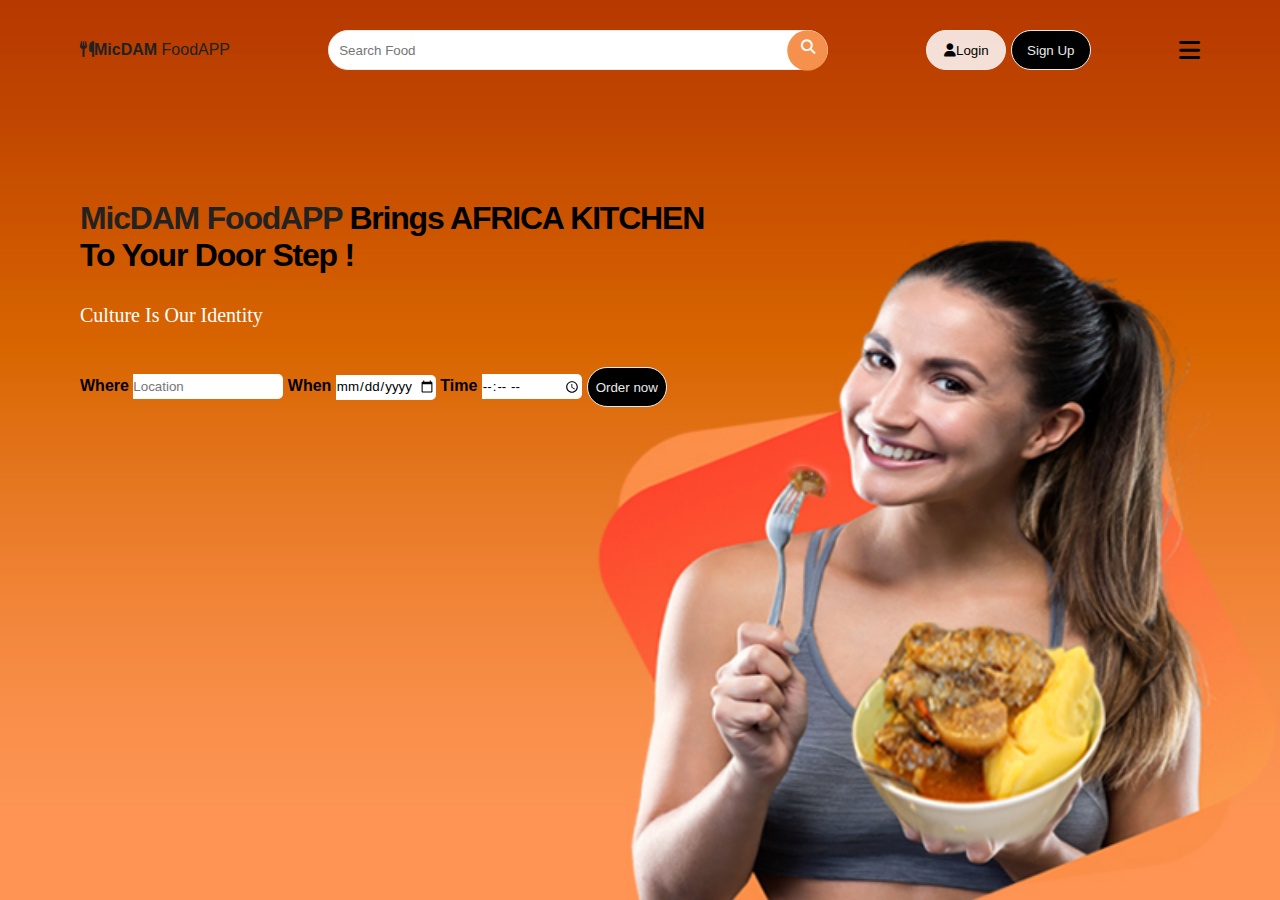
<file: index.html>
<!DOCTYPE html>
        <html lang="en">
        <head>
            <meta charset="UTF-8">
            <meta name="viewport" content="width=device-width, initial-scale=1.0">
            <title>FinalProjectPlp | Home</title>
           <link rel="stylesheet" href="style.css">
           <link rel="stylesheet" href="assets/css/all.css">
           <link rel="stylesheet" href="https://cdnjs.cloudflare.com/ajax/libs/font-awesome/6.4.0/css/all.min.css">
        </head>
        <body>
            <div class="">
                <!-- section headear start here -->
           <section id="header">
            <a href="index.html"><i class="fas fa-utensils"></i><span>MicDAM</span> FoodAPP</a>
            <div>
            <ul id="navbar">
            <div>
            <form>
            <div class="row">
            <div class="input-search">
            <input type="text" class="input" placeholder="Search Food">
            <div class="input-group">
            <span class="inputIcon" id="fa-search"><i class="fas fa-search"></i></span>
            </div>
            </div>
            </div>
            </form>
            </div>
            </ul>
            </div>
            <div id="button">
                <div>
                    <a href="login.html"><button class="loginButton"><i class="fa-solid fa-user"></i>Login</button></a>
                    <a href="signup.html"><button class="signUpButton">Sign Up</button></a>
                </div>
            </div>


            
            <div>
                <i id="Menu" class="fa-solid fa-bars"></i>
                
            </div>
            <nav class="navbar">
                <li> <a href="index.html">Home</a></li>
                <li><a href="about.html">About Us</a></li>
                <li> <a href="contact.html">Contact Us</a></li>
                <li> <a href="blog.html">Blog</a></li>
                <li>  <a href="services.html">Services</a></li>
                <li>  <a href="add.html">Add your restaurant</a></li>
                <li> <a href="cart.html"><i class="fa fa-bag-shopping"></i></a></li>
                <!-- <a href="#" id="close"><i class="fa-solid fa-square-xmark"></i></a> -->
                <li>
                    <section class="Icons">
                        <li>
                        <a href=""><i class="fab fa-facebook"></i></a>
                        <a href=""><i class="fab fa-twitter"></i></a>
                        <a href=""><i class="fab fa-instagram"></i></a>
                    </li>
                    </section>
                </li>
               <!-- <div id="mobile"> -->
                <!-- <a href="cart.html"><i class="fa fa-bag-shopping"></i></a> -->
                <!-- <i id="bar" class="fa-solid fa-outdent"></i> -->
               <!-- </div> -->
           </section>

              <!-- section body start here -->
           <section id="body">
            <div class="text">
                <h1> <span> MicDAM FoodAPP </span>Brings AFRICA KITCHEN <br>To Your Door Step ! </h1>
                <p>Culture Is Our Identity </p>
           </section>
            <!-- section form start here -->
           <section>
            <div>
                <div class="form">
                    <form action="">
                        <span>Where</span>
                        <input  class="where" type="text" placeholder="Location"> 
                        <span>When</span>
                        <input class="when" type="date" placeholder=""> 
                        <span>Time</span>
                        <input class="time" type="time"> 
                    </form>
                    <div>
                        <button class="orderButton">Order now</button>
                    </div>
            </div>
           </section>

           <!-- <section class="form-container">
            <form action="">
                
                <div class="inputBox">
                    <span>Where</span>
                    <input type="text" placeholder="Search places">
                </div>
        
                <div class="inputBox">
                    <span>When</span>
                    <input type="date">
                </div>
        
                <div class="inputBox">
                    <span>Time</span>
                    <input type="time">
                </div>
        <input type="submit" value="Order Now" class="btn">
            </form> -->
            </div>
        </div>
    </div>
    <script src="script.js"></script>
        </body>
        </html>
</file>
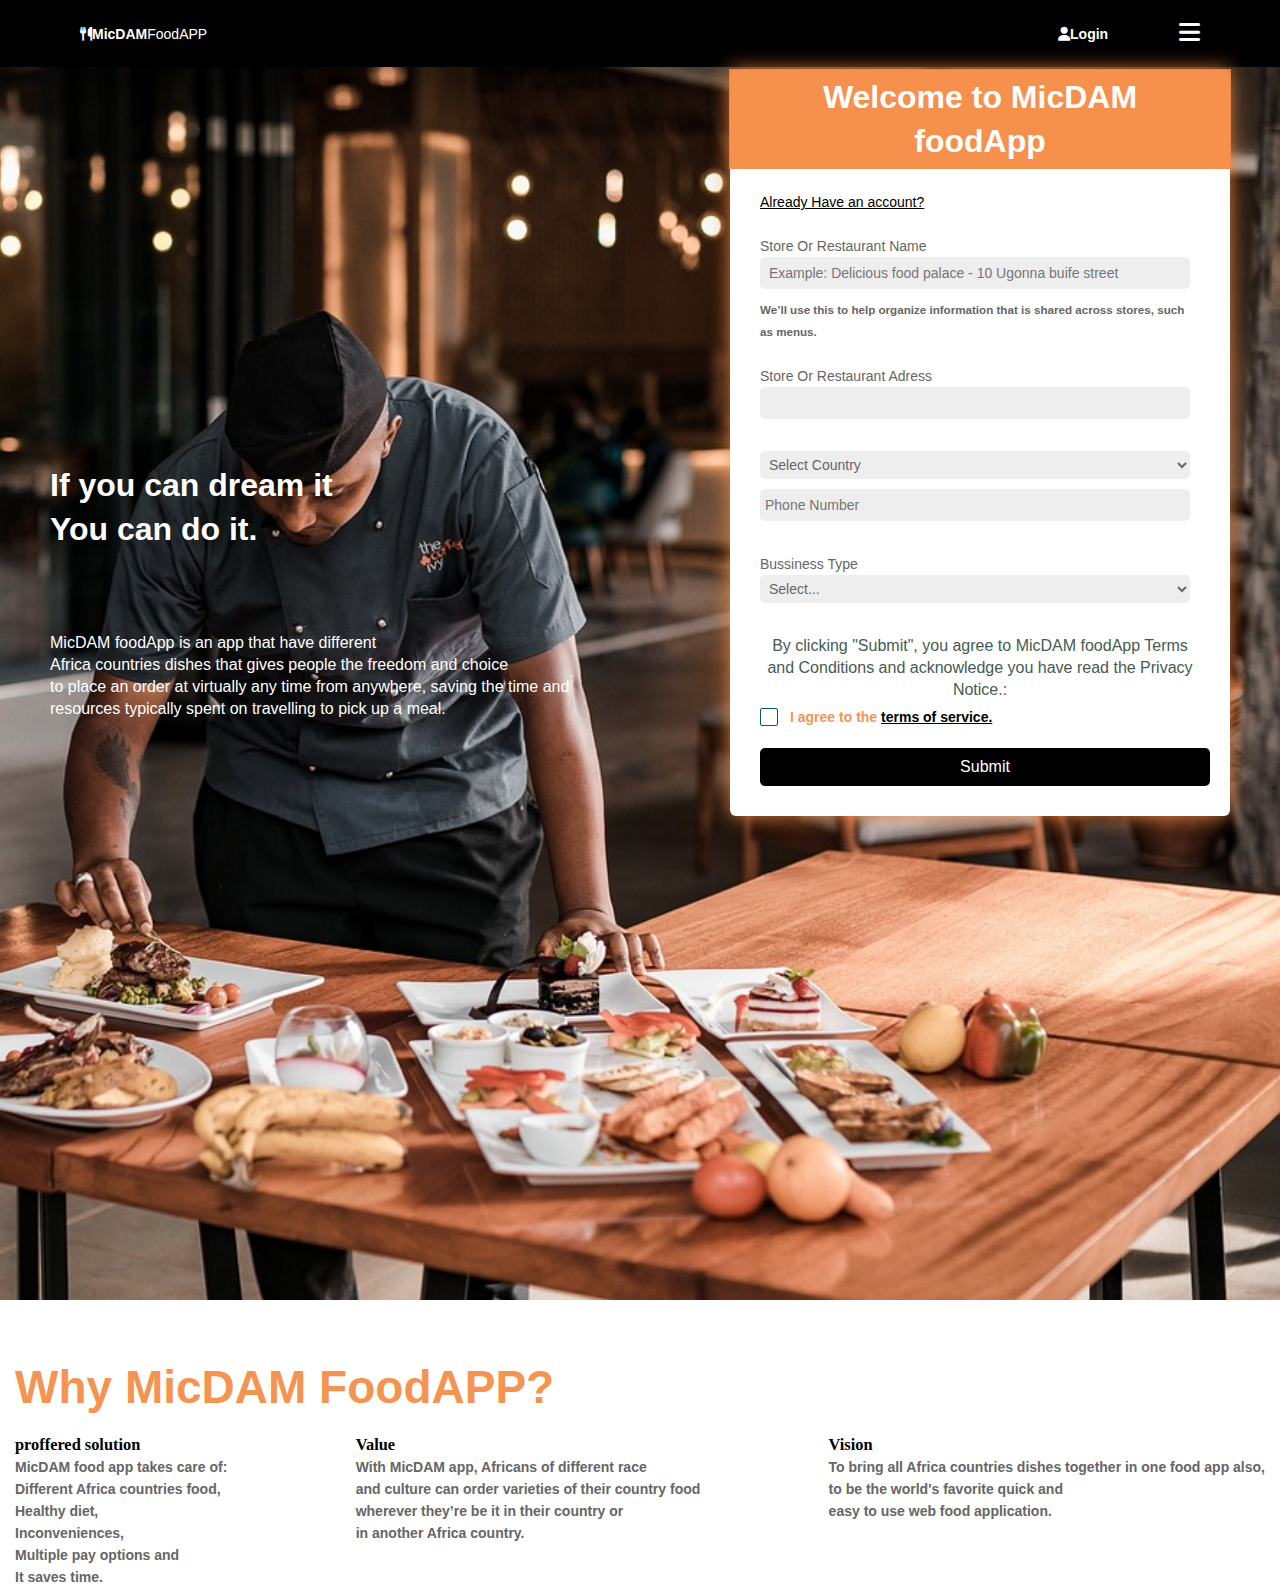
<file: add.html>
<!DOCTYPE html>
<html lang="en">

<head>
    <meta charset="UTF-8">
    <meta name="viewport" content="width=device-width, initial-scale=1.0">
    <title>Add restuarant</title>
    <link rel="stylesheet" href="assets/css/all.css">
    <link rel="stylesheet" href="add.css">

</head>

<body>
    <section id="header">
        <a href="index.html"><i id="logo" class="fas fa-utensils"></i><span>MicDAM</span>FoodAPP</a>
        <div id="button">
            <div>
                <a class="loginButton" href="login.html"><i class="fa-solid fa-user"></i>Login</a>
            </div>
        </div>
        <div>
            <i id="Menu" class="fa-solid fa-bars"></i>

        </div>
        <nav class="navbar">
            <li> <a href="index.html">Home</a></li>
            <li><a href="about.html">About Us</a></li>
            <li> <a href="contact.html">Contact Us</a></li>
            <li> <a href="blog.html">Blog</a></li>
            <li> <a href="services.html">Services</a></li>
            <li> <a href="cart.html"><i class="fa fa-bag-shopping"></i></a></li>
            <li>
                <section class="Icons">
            <li>
                <a href=""><i class="fab fa-facebook"></i></a>
                <a href=""><i class="fab fa-twitter"></i></a>
                <a href=""><i class="fab fa-instagram"></i></a>
            </li>
    </section>
    </li>

    </section>

    <section id="testbox">
        <form action="/">
            <div class="banner">
                <h1>Welcome to MicDAM <br><br>foodApp</h1>
            </div>
            <div class="item">
                <a href="#">Already Have an account?</a>
                
            </div>
            <div class="item">
                <label for="input-field">Store Or Restaurant Name</label> <br>
                <input type="text" placeholder=" Example: Delicious food palace - 10 Ugonna buife street">
                <h5>We’ll use this to help organize information that is shared across stores, such as menus.</h5>
            </div>
            <div class="item">
                <label for="">Store Or Restaurant Adress</label><br>
                <input type="text" placeholder="">
                <!-- <select required> -->
                    <!-- <option value="">Select...</option> -->
                    <!-- <option value="1"></option> -->
                    <!-- <option value="2"></option> -->
                    <!-- <option value="3"></option> -->
                    <!-- <option value="4"></option> -->
                    <!-- <option value="5"></option> -->
                <!-- </select> -->
            </div>
            <div class="item">
                <div class="city-item">

                    <select id="country" onchange="country_code ()">
                        <option value="select country">Select Country</option>
                        <option value="tz">&#x1F1F9; &#x1F1FF; TZ</option>
                        <option value="za">&#x1F1FF; &#x1F1E6; ZA</option>
                        <option value="zm">&#x1F1FF; &#x1F1F2; ZM</option>
                        <option value="gh">&#x1F1EC; &#x1F1ED; GH</option>
                        <option value="ng">&#x1F1F3; &#x1F1EC; NG</option>
                        </select>
                        <input type="tel" id="output" placeholder="Phone Number">

                    <!-- <input type="text" name="name" placeholder="City" required /> -->
                    <!-- <input type="text" name="name" placeholder="Region" required /> -->
                    <!-- <input type="text" name="name" placeholder="Postal / Zip code" required /> -->
                    <!-- <select required> -->
                        <!-- <option value="">Country</option> -->
                        <!-- <option value="1">Kenya</option> -->
                        <!-- <option value="2">Nigeria</option> -->
                        <!-- <option value="3">South Africa</option> -->
                        <!-- <option value="4">Tanzania</option> -->
                        <!-- <option value="5">Zambia</option> -->
                <!-- </div> -->

                <!-- <div class="Phone"> -->
                    <!-- <input type="text" placeholder="Phone Number"> -->
                    <!-- <input type="email" placeholder="Email Adress"> -->
                <!-- </div> -->
                <div class="item">
                    <label for="">Bussiness Type</label><br>
                    <select required>
                        <option value="">Select...</option>
                        <option value="">Restaurant</option>
                        <option value="1">Convenience Store</option>
                        <option value="2">Grocery Store</option>
                        <option value="3">Specialty Food Store</option>
                        <option value="4">Liquor Store</option>
                        <option value="5">Florist</option>
                        <option value="5">Pharmacy</option>
                    </select>
                </div>
                <br />
                <div class="question">
                    <p>By clicking "Submit", you agree to MicDAM foodApp Terms and Conditions and acknowledge you have read the Privacy Notice.:<span class="required"></span></p>
                    <div class="question-answer checkbox-item">
                        <div>
                            <input type="checkbox" value="none" id="check_9" name="check" required />
                            <label for="check_9" class="check"><span>I agree to the <a href="">terms of
                                        service.</a></span></label>
                        </div>
                    </div>
                    <div class="btn-block">
                        <button type="submit" href="/">Submit</button>
                    </div>
                </div>
        </form>

    </section>
    <section class="motivation">
        <h1>If you can dream it <br><br>You can do it.</h1>
        <p>MicDAM foodApp is an app that have different <br>Africa countries dishes that gives people the
            freedom and choice <br> to place an order at virtually any time from anywhere, saving the
            time and <br> resources typically spent on travelling to pick up a meal.</p>

    </section>
<section class="why">
    <h2>Why MicDAM FoodAPP?</h2>
</section>
    <section id="why">
       
        <div>
            <h3>proffered solution</h3>
            <h4>
                MicDAM food app takes care of: <br>
                Different Africa countries food, <br>
                Healthy diet, <br>
                Inconveniences, <br>
                Multiple pay options and <br>
                It saves time.

            </h4>
        </div>
        <div>
            <h3>Value</h3>
            <h4>
                With MicDAM app, Africans of different race <br> and culture can order varieties of their country food
                <br>
                wherever they’re be it in their country or <br> in another Africa country.

            </h4>
        </div>
        <div>
            <h3>Vision</h3>
            <h4>
                To bring all Africa countries dishes together in one food app also, <br>
                to be the world's favorite quick and <br> easy to use web food application.

            </h4>
        </div>
    </section>
    <script src="script.js"></script>
</body>

</html>
</file>
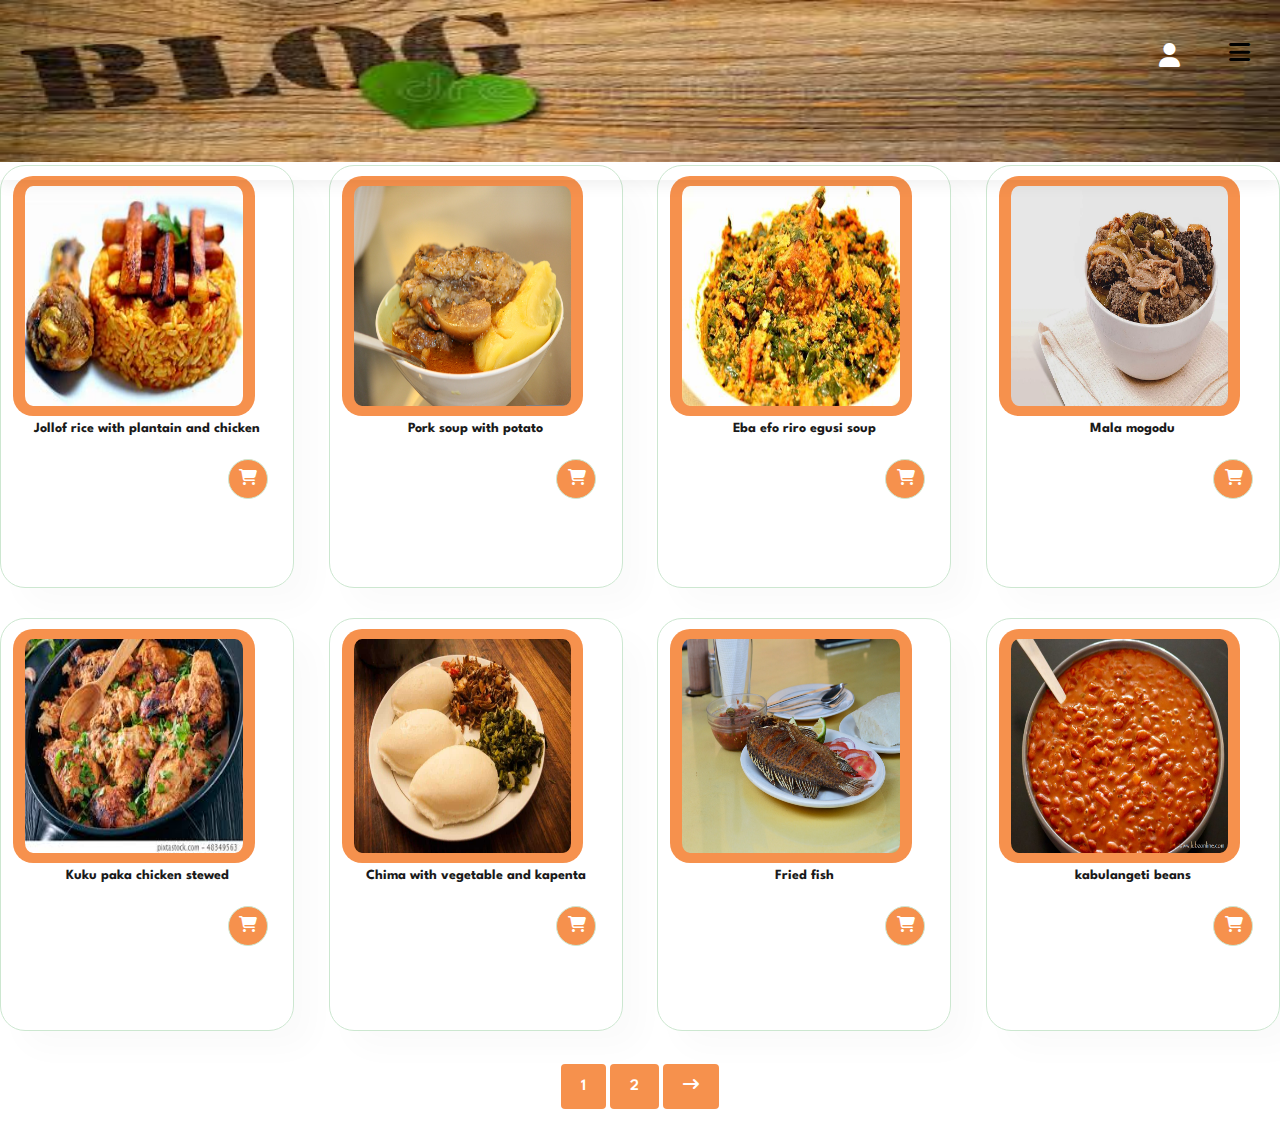
<file: blog.html>
<!DOCTYPE html>
<html lang="en">
<head>
    <meta charset="UTF-8">
    <meta name="viewport" content="width=device-width, initial-scale=1.0">
    <title></title>
    <link rel="stylesheet" href="blog.css">
    <link rel="stylesheet" href="assets/css/all.css">
</head>
<body>

<section>
    <div id="header">
        <img src="image/blog logo.jfif" alt="">
        <div class="login">
            <a href="login.html"> <i class="fa-solid fa-user"></i></a>
               <i id="Menu" class="fa-solid fa-bars"></i>
        </div>
    <div>
        
        <!-- <i id="Menu" class="fa-solid fa-bars"></i> -->
        
    </div>
    <nav class="navbar">
        <li> <a href="index.html">Home</a></li>
        <li><a href="about.html">About Us</a></li>
        <li> <a href="contact.html">Contact Us</a></li>
        <li>  <a href="services.html">Services</a></li>
        <li>  <a href="add.html">Add your restaurant</a></li>
        <li> <a href="cart.html"><i class="fa fa-bag-shopping"></i></a></li>
        <li>
            <section class="Icons">
                <li>
                <a href=""><i class="fab fa-facebook"></i></a>
                <a href=""><i class="fab fa-twitter"></i></a>
                <a href=""><i class="fab fa-instagram"></i></a>
            </li>
            </section>
        </li>
</section>

<section id="product1" class="section-pl">
    
    <div class="text">
        <h2>OUR FOOD</h2>
        <h5>Craving something delicious? ORDER NOW</h5>
        <!-- <h5>Culture Is Our Identity</h5> -->
    </div>

     <div class="pro-container">
        <div class="pro">
            <img src="image/jollof rice.jpeg" alt="">
            <div class="des">
              
                <h5>Jollof rice with plantain and chicken</h5>
            </div>
            <a href="#"><span class="cart"><i class="fa fa-shopping-cart"></i></span></a>

        </div>  
        <div class="pro">
            <img src="image/soup-449953.jpg" alt="">
            <div class="des">
              
                <h5>Pork soup with potato</h5>
            </div>
            <a href="#"><span class="cart"><i class="fa fa-shopping-cart"></i></span></a>

        </div>  
        <div class="pro">
            <img src="image/eba.jpeg" alt="">
            <div class="des">
              
                <h5>Eba efo riro egusi soup</h5>
            </div>
            <a href="#"><span class="cart"><i class="fa fa-shopping-cart"></i></span></a>

        </div>  
        <div class="pro">
            <img src="image/south-african-food-mala-mogodu.jpg.webp" alt="">
            <div class="des">
              
                <h5>Mala mogodu</h5>
            </div>
            <a href="#"><span class="cart"><i class="fa fa-shopping-cart"></i></span></a>

        </div>  
        <div class="pro">
            <img src="image/kuku paka chicken stewed.jfif" alt="">
            <div class="des">
              
                <h5>Kuku paka chicken stewed</h5>
            </div>
            <a href="#"><span class="cart"><i class="fa fa-shopping-cart"></i></span></a>

        </div>  
        <div class="pro">
            <img src="image/Chima with vegetable and kapenta.jpg" alt="">
            <div class="des">
              
                <h5>Chima with vegetable and   kapenta</h5>
            </div>
            <a href="#"><span class="cart"><i class="fa fa-shopping-cart"></i></span></a>

        </div>  
        <div class="pro">
            <img src="image/fried-fish-2917852_1280.jpg" alt="">
            <div class="des">
              
                <h5>Fried fish</h5>
            </div>
            <a href="#"><span class="cart"><i class="fa fa-shopping-cart"></i></span></a>

        </div>  
        
        <div class="pro">
            <img src="image/kabulangeti beans.jpg" alt="">
            <div class="des">
              
                <h5>kabulangeti beans</h5>
            </div>
            <a href="#"><span class="cart"><i class="fa fa-shopping-cart"></i></span></a>

        </div>  
    </div>    
    
        
</section>
<section>
   <!-- <input class="nextButton" type="button" value="Next"> 
        <button>Next</button>
   
</section> -->
<section id="pagination" class="section-pl">
    <!-- <input type="button" name="b1" value="1" onclick="location.href='first.html'"> -->
    <a href="blog.html">1</a>
    <a href="first.html">2</a>
    <a href="first.html"><i class="fa-solid fa-arrow-right-long"></i></a>
</section>

<script src="script.js"></script>

</body>
</html>
</file>
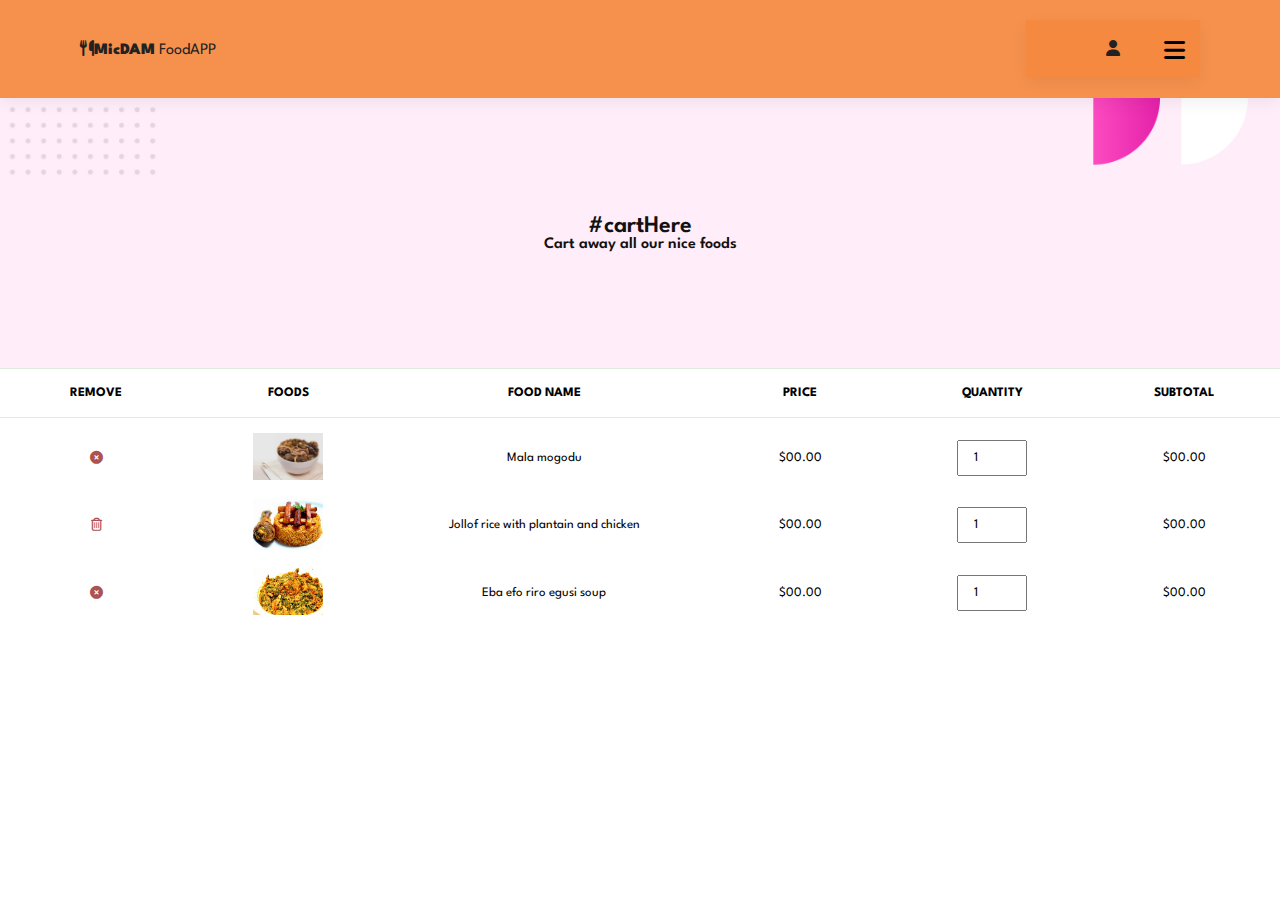
<file: cart.html>
<!DOCTYPE html>
<html lang="en">
<head>
    <meta charset="UTF-8">
    <meta name="viewport" content="width=device-width, initial-scale=1.0">
    <title>Document</title>
    <link rel="stylesheet" href="assets/css/all.css">
    <link rel="stylesheet" href="cart.css">
</head>
<body>
    <section id="header">
        <a href="index.html"><i class="fas fa-utensils"></i><span>MicDAM</span> FoodAPP</a>

        <div id="header">
        <div class="signup">
            <a href="signup.html"> <i class="fa-solid fa-user"></i></a>
        </div>
        
        <div>
        
            <i id="Menu" class="fa-solid fa-bars"></i>
            
        </div>
        <nav class="navbar">
            <li> <a href="index.html">Home</a></li>
            <li><a href="about.html">About Us</a></li>
            <li> <a href="contact.html">Contact</a></li>
            <li> <a href="blog.html">Blog</a></li>
            <li>  <a href="">Services</a></li>
            <li>  <a href="add.html">Add your restaurant</a></li>
            <li>
                <section class="Icons">
                    <li>
                    <a href=""><i class="fab fa-facebook"></i></a>
                    <a href=""><i class="fab fa-twitter"></i></a>
                    <a href=""><i class="fab fa-instagram"></i></a>
                </li>
                </section>
            </li>
        </div>
       </section>
        
        <!-- <div>   -->
            <!-- <ul id="navbar"> -->
                <!-- <li><a href="index.html">Home</a></li> -->
                <!-- <li><a href="shop.html">Shop</a></li> -->
                <!-- <li><a href="blog.html">Blog</a></li> -->
                <!-- <li><a href="about.html">About</a></li> -->
                <!-- <li><a href="contact.html">Contact</a></li> -->
                <!-- <span id="dashboard-link"></span> -->
                <!-- <span id="login-link"></span>    -->
                <!-- <span id="logout-link"></span> -->
                <!-- <a href="#" id="close"><i id="Menu" class="fa-solid fa-bars"></i></a> -->
                 <!-- </ul> -->
        <!-- </div> -->
    </section>
    <section id="page-header" class="about-header">
        <h2>#cartHere</h2>
        <p>Cart away all our nice foods</p>
    </section>

    <section id="cart" class="section-pl">
        <table width="100%">
            <thead>
                <td>Remove</td>
                <td>Foods</td>
                <td>Food Name</td>
                <td>Price</td>
                <td>Quantity</td>
                <td>Subtotal</td>
            </thead>
            <tbody>
                <tr>
                    <td><a href="#"><i class="fa fa-times-circle"></i></a></td>
                    <td><img src="image/south-african-food-mala-mogodu.jpg.webp" alt=""></td>
                    <td>Mala mogodu</td>
                    <td>$00.00</td>
                    <td><input type="number" value="1"></td>
                    <td>$00.00</td>
                </tr>
                <tr>
                    <td><a href="#"><i class="fa-regular fa-trash-can"></i></a></td>
                    <td><img src="image/jollof rice.jpeg" alt=""></td>
                    <td>Jollof rice with plantain and chicken</td>
                    <td>$00.00</td>
                    <td><input type="number" value="1"></td>
                    <td>$00.00</td>
                </tr>
                <tr>
                    <td><a href="#"><i class="fa fa-times-circle"></i></a></td>
                    <td><img src="image/eba.jpeg" alt=""></td>
                    <td>Eba efo riro egusi soup</td>
                    <td>$00.00</td>
                    <td><input type="number" value="1"></td>
                    <td>$00.00</td>
                </tr>
            </tbody>
        </table>

    </section>


<script src="script.js"></script>

</body>
</html>
</file>
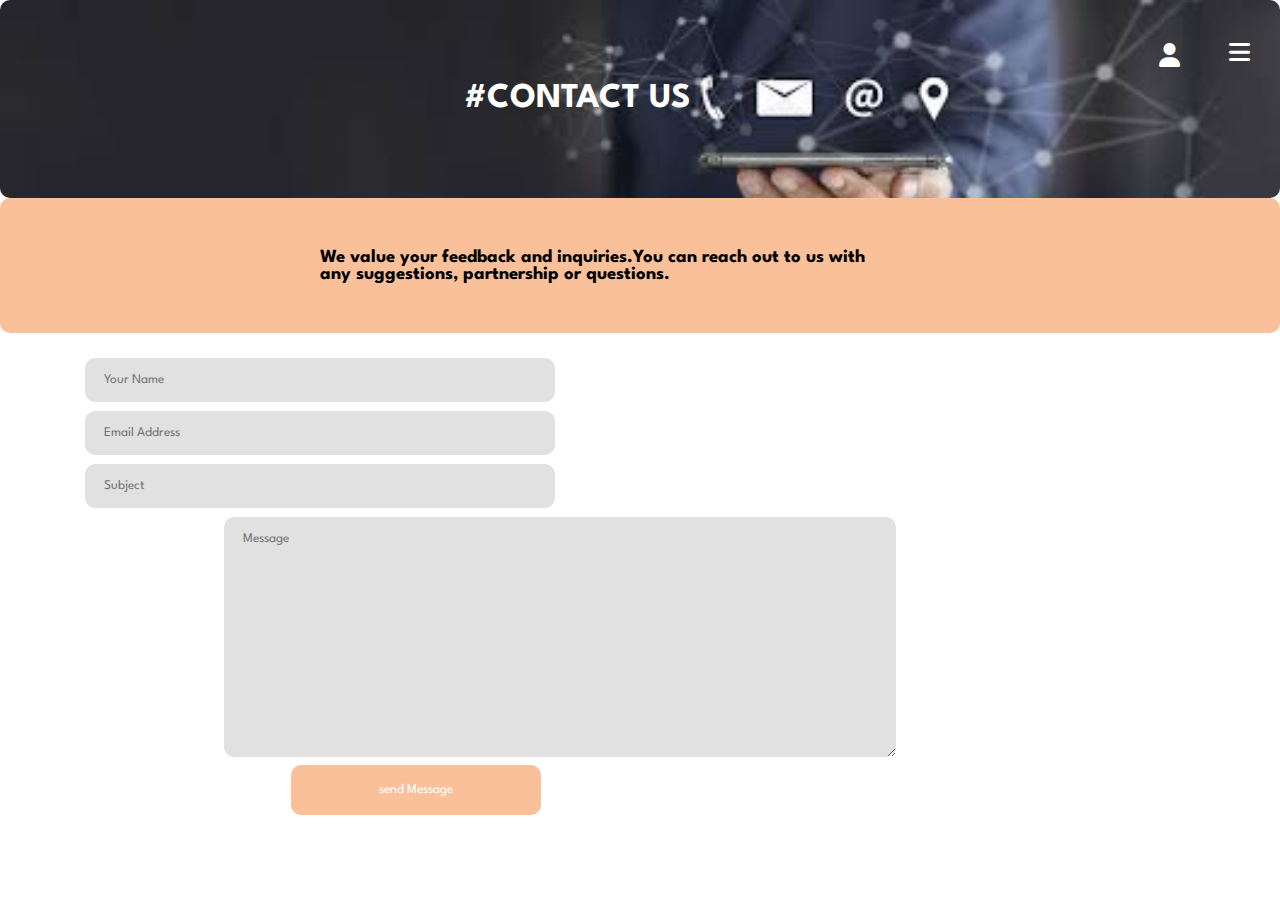
<file: contact.html>
<!DOCTYPE html>
<html lang="en">
<head>
    <meta charset="UTF-8">
    <meta name="viewport" content="width=device-width, initial-scale=1.0">
    <title>Contact Us</title>
    <link rel="stylesheet" href="contact.css">
    <link rel="stylesheet" href="assets/css/all.css">
</head>
<body>
    

    <section id="header">
        <div>
            <div class="login">
                <a href="login.html"> <i class="fa-solid fa-user"></i></a>
                   <i id="Menu" class="fa-solid fa-bars"></i>
            </div>
        <div class="text">
            
           <h2>#CONTACT US</h2>
            
        </div>
        
        <nav class="navbar">
            <li> <a href="index.html">Home</a></li>
            <li><a href="about.html">About Us</a></li>
            <li> <a href="blog.html">Blog</a></li>
            <li>  <a href="services.html">Services</a></li>
            <li>  <a href="add.html">Add your restaurant</a></li>
            <li> <a href="cart.html"><i class="fa fa-bag-shopping"></i></a></li>
            <li>
                <section class="Icons">
                    <li>
                    <a href=""><i class="fab fa-facebook"></i></a>
                    <a href=""><i class="fab fa-twitter"></i></a>
                    <a href=""><i class="fab fa-instagram"></i></a>
                </li>
                </section>
            </li>
    </section>

<section id="Value">
<h3>We value your feedback and inquiries.You can reach out to us with <br> any suggestions, partnership or questions.</h3>
</section> 
 <!-- Contact form -->

 <section class="contact" id="contact">
    
    <form action="">
         <div class="inputBox"> 
            <input type="text" placeholder=" Your Name">
           </div>
<div class="inputBox">
    <input type="email" placeholder=" Email Address">
</div>
<div class="inputBox">
    <input type="text" placeholder=" Subject">
</div>
<textarea name="" id="" cols="30" rows="10" placeholder=" Message"></textarea>
<div>
    <input type="submit" value="send Message" class="btn">
</div>
<!-- /<img id="bcgimg" src="image/rotate.png" alt=""> -->

<!-- <section id="img"> -->
<!-- </section> -->

     </form>

</section>
<div id="Logo" class="MainMenu"> &nbsp; </div>

<!-- <section id="bcgimg">
<img src="image/contact1.png" alt="">
</section> -->



<script src="script.js"></script>
</body>
</html>
</file>
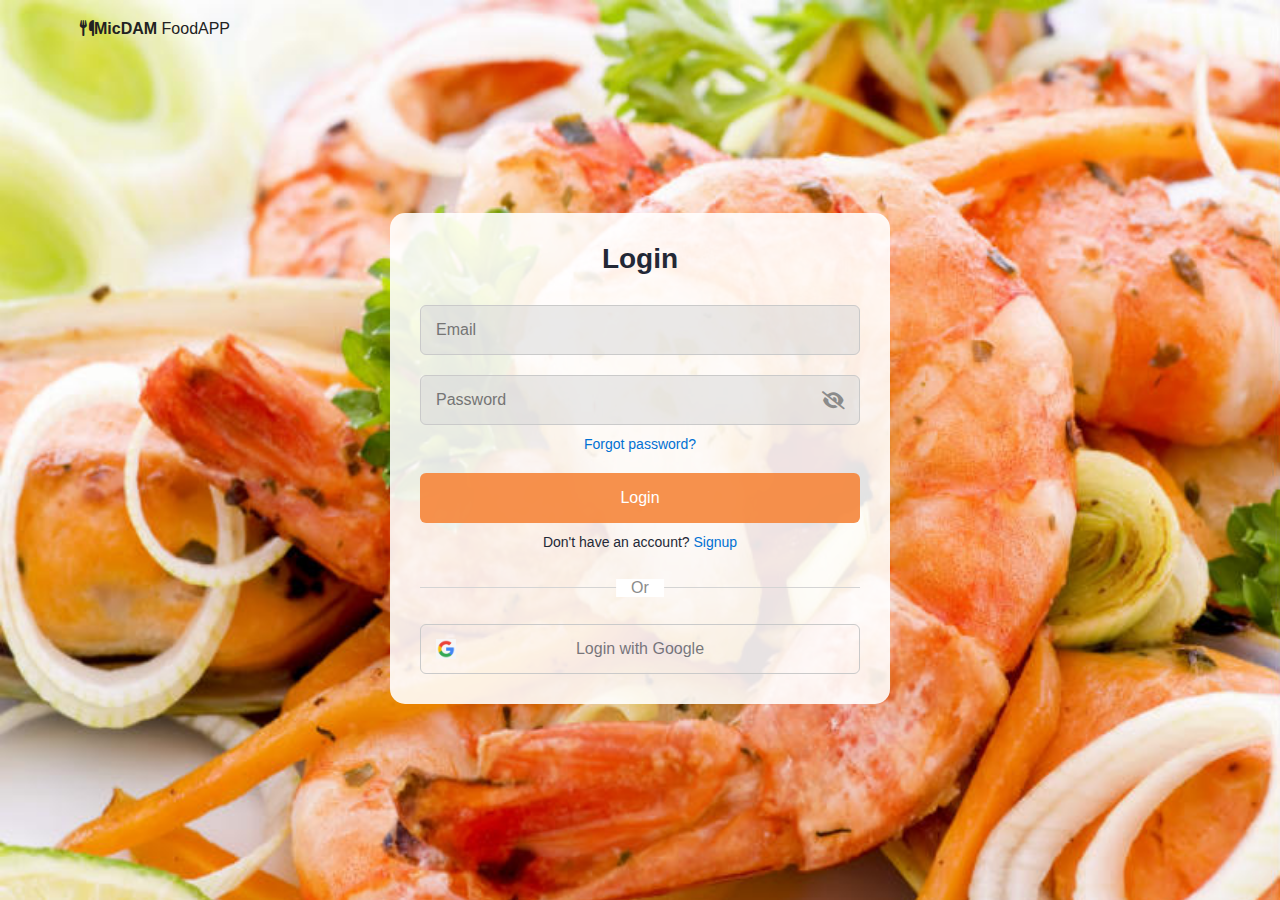
<file: login.html>
<!DOCTYPE html>
<html lang="en">
<head>
    <meta charset="UTF-8">
    <meta name="viewport" content="width=device-width, initial-scale=1.0">
    <title>Login page</title>
    <link rel="stylesheet" href="login.css">
    <link rel="stylesheet" href="assets/css/all.css">
   
</head>

<body>
    <section id="header">
        <a href="index.html"><i class="fas fa-utensils"></i><span>MicDAM</span> FoodAPP</a>
        </section>

        <!-- section container form start here -->
<section class="container forms">
    <div class="form login" id="main">
        <div class="form-content">
            <header>Login</header>
            <form action="#">
                <div class="field input-field">
                    <input id="email" type="email" placeholder="Email" class="input" required>
                </div>

                <div class="field input-field">
                    <input id="password" type="password" placeholder="Password" class="password" required>
                    <i class='fa fa-eye-slash eye-icon'></i>
                </div>

                <div class="form-link">
                    <a href="#" class="forgot-pass">Forgot password?</a>
                </div>

                <div class="field button-field">
                    <button id="submit">Login</button>
                </div>
            </form>

            <div class="form-link">
                <span>Don't have an account? <a href="signup.html" id="sign-up" class="link signup-link">Signup</a></span>
            </div>
        </div>

        <div class="line"></div>

        <div class="media-options">
            <a id="signInWithGoogle" class="field google">
                <img src="./image/Google-Icon-PNG-768x768.jpg" alt="" class="google-img">
                <span>Login with Google</span>
            </a>
        </div>

    </div>

    <!-- Signup Form -->
<!-- 
    <div class="form signup" id="create-acct">
        <div class="form-content">
            <header>Signup</header>
            <form action="#">
                <div class="field input-field">
                    <input id="email-signup" type="email" placeholder="Email" class="input" required>
                </div>

                <div class="field input-field">
                    <input id="confirm-email-signup" type="email" placeholder="Confirm Email" class="input" required>
                </div>

                <div class="field input-field">
                    <input id="password-signup" type="password" placeholder="Create password" class="password" required>
                </div>

                <div class="field input-field">
                    <input id="confirm-password-signup" type="password" placeholder="Confirm password" class="password" required>
                    <i class='bx bx-hide eye-icon'></i>
                </div>
        </div>

        <div class="media-options">
            <a id="signInWithGoogle" class="field google">
                <img src="./image/Google-Icon-PNG-768x768.jpg" alt="" class="google-img">
                <span>Login with Google</span>
            </a>
        </div>

    </div> -->
</section>


</body>
</html>
</file>
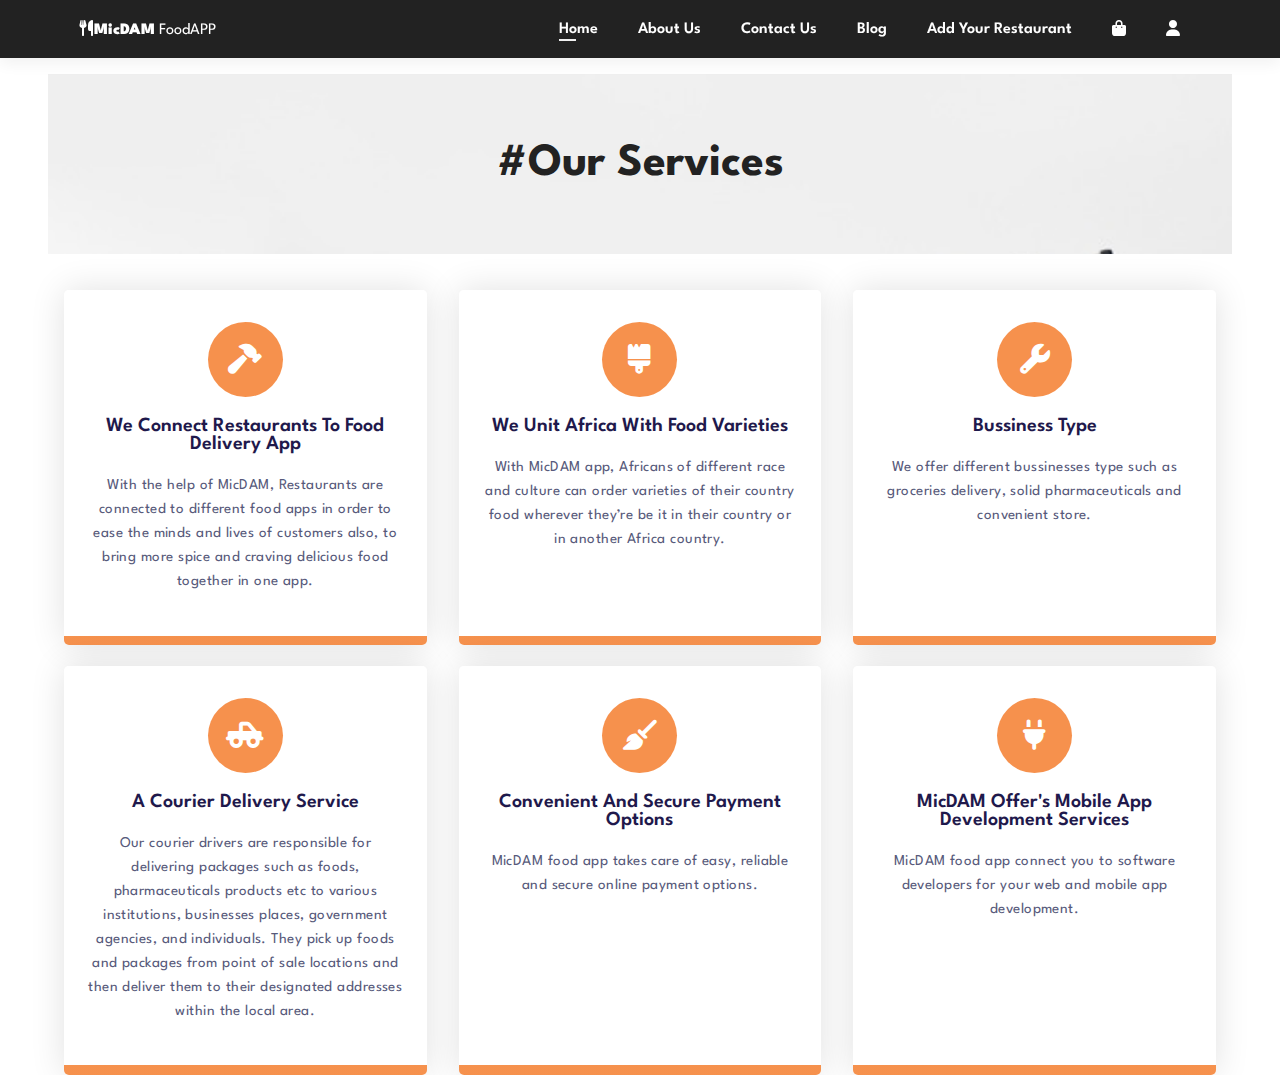
<file: services.html>
<!DOCTYPE html>
<html lang="en">
<head>
    <meta charset="UTF-8">
    <meta name="viewport" content="width=device-width, initial-scale=1.0">
    <title>Services</title>
    <link rel="stylesheet" href="services.css">
    <link rel="stylesheet" href="assets/css/all.css">
</head>
<body>
    <section id="header">
        <a href="index.html"><i class="fas fa-utensils"></i><span>MicDAM</span> FoodAPP</a>
        <div>
            <ul id="navbar">
                <li><a class="active" href="index.html">Home</a></li>
                <li><a href="about.html">About Us</a></li>
                <li><a href="contact.html">Contact Us</a></li>
                <li><a href="blog.html">Blog</a></li>
                <li><a href="add.html">Add Your Restaurant</a></li>
                <span id="dashboard-link"></span>
                <span id="login-link"></span>   
                <span id="logout-link"></span>
                <li id="lg-bag"><a href="cart.html"><i class="fa fa-bag-shopping"></i></a></li>
                <li id="lg-bag"><a href="login.html"><i  class="fa fa-user"></i></a></li>
                <div>
                <!-- <i id="Menu" class="fa-solid fa-bars"></i> -->
                
            </div>
            </ul>
        </div>
    </section>
    <section>
        <div class="bgcolor">
          <h2 class="section-heading">#Our Services</h2>
        </div>
        <div class="row">
          <div class="column">
            <div class="card">
              <div class="icon-wrapper">
                <i class="fas fa-hammer"></i>
              </div>
              <h3>We Connect Restaurants To Food Delivery App</h3>
              <p>
                With the help of MicDAM, Restaurants are connected to different food
                apps in order to ease the minds and lives of customers also, to bring 
                more spice and craving delicious food together in one app.
              </p>
            </div>
          </div>
          <div class="column">
            <div class="card">
              <div class="icon-wrapper">
                <i class="fas fa-brush"></i>
              </div>
              <h3>We Unit Africa With Food Varieties</h3>
              <p>
                With MicDAM app, Africans of different race 
                and culture can order varieties of their country food
                wherever they’re be it in their country or
                in another Africa country.
              </p>
            </div>
          </div>
          <div class="column">
            <div class="card">
              <div class="icon-wrapper">
                <i class="fas fa-wrench"></i>
              </div>
              <h3>Bussiness Type</h3>
              <p>
                We offer different bussinesses type such as groceries delivery,
                solid pharmaceuticals and convenient store.
                </p>
            </div>
          </div>
          <div class="column">
            <div class="card">
              <div class="icon-wrapper">
                <i class="fas fa-truck-pickup"></i>
              </div>
              <h3>A Courier Delivery Service</h3>
              <p>
                Our courier drivers are responsible for delivering packages such as foods, pharmaceuticals products etc  to various institutions, businesses places, government agencies, and individuals. They pick up foods and packages from point of sale locations and then deliver them to their designated addresses within the local area.
                
              </p>
            </div>
          </div>
          <div class="column">
            <div class="card">
              <div class="icon-wrapper">
                <i class="fas fa-broom"></i>
              </div>
              <h3>Convenient And Secure Payment Options</h3>
              <p>
                MicDAM food app takes care of easy, reliable and secure online payment options.
                
                
              </p>
            </div>
          </div>
          <div class="column">
            <div class="card">
              <div class="icon-wrapper">
                <i class="fas fa-plug"></i>
              </div>
              <h3>MicDAM Offer's Mobile App Development Services</h3>
              <p>
                MicDAM food app connect you to software developers for your web 
                and mobile app development.
              </p>
            </div>
          </div>
        </div>
      </section>
</body>
</html>
</file>
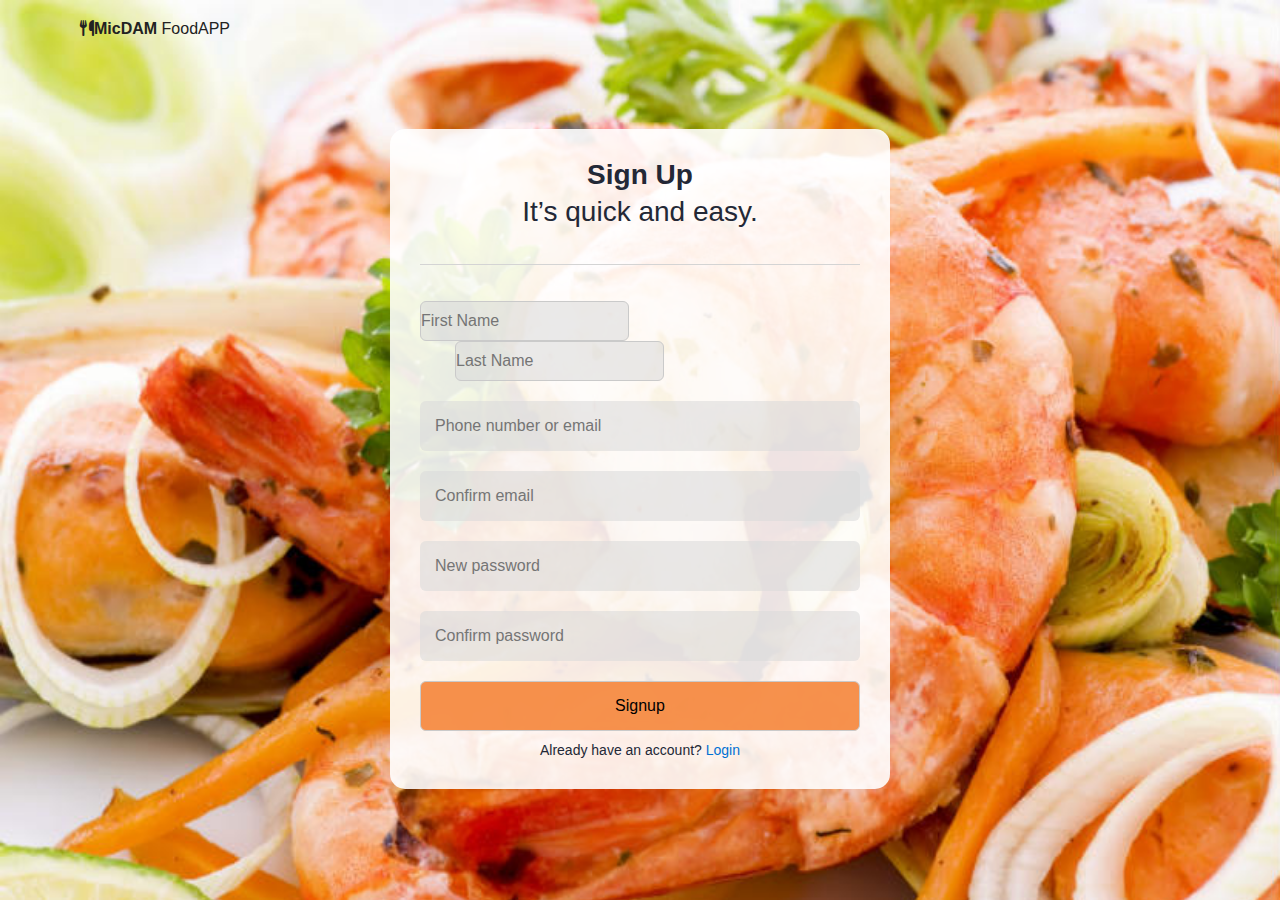
<file: signup.html>
<!DOCTYPE html>
<html lang="en">
<head>
    <meta charset="UTF-8">
    <meta name="viewport" content="width=device-width, initial-scale=1.0">
    <title>Sign Up page</title>
    <link rel="stylesheet" href="signup.css">
    <link rel="stylesheet" href="assets/css/all.css">
</head>
<body>
    <section id="header">
        <a href="index.html"><i class="fas fa-utensils"></i><span>MicDAM</span> FoodAPP</a>
        </section>

        <section class="container forms">
<div class="form sign-up">
<header>
    <div>Sign Up</div>
    <div class="quick">It’s quick and easy.</div>
    <div class="line"></div>
</header>
<form action="#">
    <div class="name">
        <input  type="text" placeholder="First Name" required>
        <input class="Lname" type="text" placeholder="Last Name" required>
    </div>
    

    <div class="field input-field">
        <input id="email-phone" type="text" placeholder="Phone number or email" class="input" required>
    </div>
    
    <div class="field input-field">
        <input id="confirm-email-phone" type="text" placeholder="Confirm email" class="input" required>
    </div>


    <div class="field input-field">
        <input id="password-signup" type="password" placeholder="New password" class="password" required>
    </div>

    <div class="field input-field">
        <input id="confirm-password-signup" type="password" placeholder="Confirm password" class="password" required>
        <i class='bx bx-hide eye-icon'></i>
    </div>
    <div class="field button-field">
        <button id="create-acct-btn">Signup</button>
    </div>
</form>
<div class="form-link">
    <span>Already have an account? <a href="login.html" id="sign-up" class="link signup-link">Login</a></span>
</div>
</div>
        </section>
    </div>
</body>
</html>
</file>
<file: style.css>
/* google font */
@import url('https://fonts.googleapis.com/css2?family=Poppins:wght@300;400;500;600;700&display=swap');

*{
    font-family:sans-serif, "Spartan";
    margin: 0;
    padding: 0;
    box-sizing: border-box;
    outline: none;
    border: none;
    text-decoration: none;
}

html{
    
    background-image: url(image/Bg\ img.jpg);
    background-repeat: no-repeat;
    background-attachment: fixed;
    background-size:100% 105%;
}
h2 {
    font-size: 46px;
    line-height: 54px;
    color: #222;
}
p{
    font-size: 16px;
    color: #465b52;
    margin: 15px 0 20px 0;
}

#header a{
    list-style: none;
    text-decoration: none;
    color: #222;
    
}
span{
    font-weight: 900;
}


#header {
    display: flex;
    align-items: center;
    justify-content: space-between;
    padding: 20px 80px;
}


.input-search {
    display: flex;
    align-items: center;
    position: relative;
  }
  
  .input{
    width: 100%;
    padding-right: 50px;
    color: #D0D3E0;
    border-radius: 50px;
    border: none;
    padding: 10px;
    margin: 10px;
    height: 40px;
    width: 500px;
    border:1px solid #eaeaea;
    outline:none
  }
  input:hover{
    border-color: #a0a0a0 #b9b9b9 #b9b9b9 #b9b9b9;
}
input:focus{
    border-color:#4d90fe;
}

input:hover {
    box-shadow: 0 1px 1px rgba(0,0,0,0.3);
    background: #f8f8f8;
    border: 1px solid #c6c6c6;
    box-shadow: 0 1px 1px rgba(0,0,0,0.1);
    color: #222;
}
  
  #header .inputIcon{
    position: absolute;
    right: 7.7px;
     top: 19px; 
    background: #F58940ED;
     color:#fff;
    border-radius: 30px;
     width: 45px;
     height: 45px;
     border: none;
    transform: scale(0.9);
     cursor: pointer; 
     margin-top:-11.5px;
     margin-right:1px;
     padding-left: 3%;
     padding-top:2%;
  }

.loginButton{
    height: 40px;
    width: 80px;
    flex-shrink: 0;
    border-radius: 30px;
    background: rgba(255, 255, 255, 0.84);
    border:1px solid #eaeaea;
    outline: none;
   
}

/* #userIcon{ */
   

.loginButton:hover{
    border-color: #a0a0a0 #b9b9b9 #b9b9b9 #b9b9b9;
    box-shadow: 0 1px 1px rgba(0,0,0,0.1);
    background: #F58940ED;
    border: 1px solid #c6c6c6;
    box-shadow: 0 1px 1px rgba(0,0,0,0.1);
    color:#f8f8f8 ;
}
.loginButton:focus{
    border-color:#4d90fe;
}
.signUpButton{
    height: 40px;
    width: 80px;
    flex-shrink: 0;
    border-radius: 30px;
    background:linear-gradient(0deg, #000 0%, #000 100%), rgba(255, 255, 255, 0.84);
    color: #eaeaea;
    border:1px solid #eaeaea;
    outline: none;
}
.signUpButton:hover{
    border-color: #a0a0a0 #b9b9b9 #b9b9b9 #b9b9b9;
    box-shadow: 0 1px 1px rgba(0,0,0,0.1);
    background: #F58940ED;
    border: 1px solid #c6c6c6;
    box-shadow: 0 1px 1px rgba(0,0,0,0.1);
    color:#f8f8f8 ;
}
.signUpButton:focus{
    border-color:#4d90fe;
}
#body{
    display: flex;
    align-items: center;
    justify-content: space-between;
    padding: 0px 80px;
}

#body .text{
    display: flex;
    flex-direction: column;
    padding-top: 100px;
}

#body .text h1{
    color: #000;
    font-weight: 700;
    letter-spacing: -1.2px;
    justify-content: space-between;
    font-family: 'Franklin Gothic Medium', 'Arial Narrow', Arial, sans-serif;
}
h1 span{
    color:#222;
}

#body .text p{
    color: #FFF;
font-size: 20px;
font-family: Tuffy;
letter-spacing: 0px;
padding-top: 15px;
}

.form{
    display: flex;
    align-items: center;
    padding: 20px 80px;
    flex-wrap: wrap;
   
}
.where{
    width: 150px;
    height: 25px;
    border-radius: 0px 5px 5px 0px;
}
.when{
    width: 100px;
    height: 25px;
    border-radius: 0px 5px 5px 0px;
}

.time{
    width: 100px;
    height: 25px;
    border-radius: 0px 5px 5px 0px;
}
.orderButton{
    height: 40px;
    width: 80px;
    flex-shrink: 0;
    border-radius: 30px;
    background:linear-gradient(0deg, #000 0%, #000 100%), rgba(255, 255, 255, 0.84);
    color: #eaeaea;
    border:1px solid #eaeaea;
    outline: none;
    margin-left: 5px;
}
.orderButton:hover{
    border-color: #a0a0a0 #b9b9b9 #b9b9b9 #b9b9b9;
    box-shadow: 0 1px 1px rgba(0,0,0,0.1);
    background: #F58940ED;
    /* background: #ff4c2e; */
    border: 1px solid #c6c6c6;
    box-shadow: 0 1px 1px rgba(0,0,0,0.1);
    color:#f8f8f8 ;
}
.orderButton:focus{
    border-color:#4d90fe;
    
}
#header #Menu{
    /* color: #f8f8f8; */
    color: #000;
    /* font-size: 2.5em; */
    font-size: 24px;
    border-bottom: 24px;

}
#header #Menu:hover{
    border-color: #a0a0a0 #b9b9b9 #b9b9b9 #b9b9b9;
    border: 1px solid #c6c6c6;
}
#header .navbar{
        /* position: absolute; */
        position: fixed;
        top: 11%;
        right:0%;
        transform-origin: top right;
        transform: scale(0);
        background: rgba(0, 0, 0, 0.5);
        border-radius: 10px;
        height: 90%;
        /* height:100%; */
        width: 18%;
        /* width: 25%; */
        display: flex;
        justify-content: space-evenly;
        flex-direction: column;
        align-items: center;
        transition: right 0.3s linear;
        
}
#header .navbar li{
    list-style: none;
    
}

#header .navbar li a{
    text-decoration: none;
    color: #fff;
    font-weight: 600;
    /* text-transform: uppercase; */
    padding: 10px 15px;
    
}
#header .Icons li i{
    color:#F58940ED;
    margin-bottom: 25%;
}

#header .navbar li a:hover{
    border-bottom: 2px solid #F58940ED;
}

#header .navbar.active{
    transform: scale(1);

}



/* #header .navbar a{
    display: block;
    margin: 2px;
    padding: 2px;
    font-size: 16px;
    border-radius: 40px;
} */

/* #header .navbar a:hover{
    background: #F58940ED;
    padding-left: 8px;

} */



    

/* 
.form{
    padding: 2rem;
    display: flex;
    flex-wrap: wrap;
    gap: 1rem;
    align-items: center;
}


.form-container form .inputBox span{
    font-size: 1.7rem;
}

.form-container form .inputBox span input{
    font-size: 1.5rem;
    
    background: none;
    border-radius: 0.5rem;
    margin: 0.5rem 0;
    text-transform: none;
    width: 100%;
    padding: 1rem;
}

.form-container form .btn{
    flex: 1 1 23rem;
} */
</file>
<file: add.css>
/* google font */
@import url('https://fonts.googleapis.com/css2?family=Poppins:wght@300;400;500;600;700&display=swap');

*{
    font-family:sans-serif, "Spartan";
    margin: 0;
    padding: 0;
    box-sizing: border-box;
    outline: none;
    border: none;
    text-decoration: none;
}
h2 {
    font-size: 46px;
    line-height: 54px;
    color: #222;
}
p{
    font-size: 16px;
    color: #465b52;
    /* margin: 15px 0 20px 0; */
}


span{
    font-weight: 900;
    color: white;
}

#header {
    display: flex;
    align-items: center;
    justify-content: space-between;
    padding: 20px 80px;
    /* z-index: 99;
    box-shadow: 0 0 10px #000000; */
    background: #000000;
    box-shadow: 0 5px 15px rgba(0, 0, 0, 0.06);
    z-index: 999;
}
#header a{
    list-style: none;
    text-decoration: none;
    /* color: #222;  */
    color: white;
}
#header #Menu{
    color: white;
    font-size: 24px;
    border-bottom: 24px;

}
#header #Menu:hover{
    border-color: #a0a0a0 #b9b9b9 #b9b9b9 #b9b9b9;
    border: 1px solid #c6c6c6;
}
#header .navbar{
        position: fixed;
        top: 11%;
        /* right:0%; */
        right: 40%;
        transform-origin: top right;
        transform: scale(0);
        background: rgba(0, 0, 0, 0.5);
        border-radius: 10px;
        height: 90%;
        /* height:100%; */
        width: 18%;
        /* width: 25%; */
        display: flex;
        justify-content: space-evenly;
        flex-direction: column;
        align-items: center;
        transition: right 0.3s linear;
        
}
#header .navbar li{
    list-style: none;
    
}

#header .navbar li a{
    text-decoration: none;
    background: rgba(233, 224, 224, 0.06);
    color: #fff;
    font-weight: 600;
    /* text-transform: uppercase; */
    padding: 10px 15px;
    
}
#header .Icons li i{
    color:#F58940ED;
    margin-bottom: 25%;
}

#header .navbar li a:hover{
    border-bottom: 2px solid #F58940ED;
}

#header .navbar.active{
    transform: scale(1);

}
#logo{
    color: white;
}
#header .loginButton{
margin-left: 780px;
  cursor: pointer;
  font-weight: bold;
  height: 20px;
  padding-bottom: 2px;
  width: 75px
}
#header .loginButton:hover{
background-color:white;
color: #000000;
height: 40px;
width: 80px;
border-radius: 5px;
}

    body, div, form, input, select, textarea{ 
        outline: none;
        /* font-family: Roboto, Arial, sans-serif; */
        font-size: 14px;
        color: #666;
        line-height: 22px;
        }
    h1 {
        /* position: absolute; */
        /* margin: 0; */
        font-size: 32px;
        color: #fff;
        z-index: 2;
        }
#testbox{
        background-image: url("image/resataurant\ img.jpg");
        background-size: cover;
        background-position: top 34% right 0;
        height: 137vh;
        width: 100%;
        display: flex;
        align-items: center;
        justify-content: center;
        column-gap: 30px;
    
    }

form{
    position: absolute;
    max-width: 500px;
    width: 100%;
    padding: 30px;
    border-radius: 6px;
    background: #FFF;
    top: 70px; ;
    right: 50px; ;
    box-shadow: 0 0 20px 0 #F58940ED; 
}
.banner {
    position: relative;
    height: 100px; 
    background-size: cover;
    display: flex;
    justify-content: center;
    align-items: center;
    text-align: center;
    margin-top: -7%;
    }
    .banner::after {
    content: "";
    background-color: rgba(0, 0, 0, 0.5); 
    position: absolute;
    width: 114%;
    height: 100%;
    background-color: #F58940ED;
    }
    .item{
       padding-top: 5%; 
    }
    
    .item a{
        /* position: absolute; */
        color:black;
        text-decoration:underline;
        padding-top: 10%;
    }
    .item p{
        text-align: center;
    }
    input, select, textarea {
        margin-bottom: 10px;
        /* border: 1px solid #ccc; */
        border-radius: 5px;
        background-color:#EEEEEE;
        }
        /* .city-item input {
            width: calc(50% - 20px);
            } */
        input,select {
        width: calc(100% - 10px);
        padding: 5px;
        }

        .Phone input{
            width: calc(100% - 10px);
            padding: 5px;
        }

        #submit .btn{
            /* position: relative; */
            background-color:black;
            transition: all 0.3s ease;
            cursor: pointer;
            width: 100px;
            /* height: 35px; */
            border-radius: 5px;
            border: none;
        }

        .btn{
            background-color: #000000;
            color: #FFF;
            height: 35px;
        }

    [type="date"]::-webkit-calendar-picker-indicator {
    right: 1%;
    z-index: 2;
    opacity: 0;
    cursor: pointer;
    }
    input[type=radio], input[type=checkbox]  {
    display: none;
    }
    label.radio, label.check {
    position: relative;
    display: inline-block;
    margin: 5px 20px 15px 0;
    cursor: pointer;
    }
    .question span {
    margin-left: 30px;
    }
    span.required {
    margin-left: 0;
    color: red;
    }
    .checkbox-item label {
    margin: 5px 20px 10px 0;
    }
    label.radio:before, label.check:before {
    content: "";
    position: absolute;
    left: 0;
    }
    label.radio:before {
    width: 17px;
    height: 17px;
    border-radius: 50%;
    border: 2px solid #095484;
    }
    label.check:before {
    top: 2px;
    width: 16px;
    height: 16px;
    border-radius: 2px;
    border: 1px solid #095484;
    }
    input[type=checkbox]:checked + .check:before {
    background: #095484;
    }
    label.radio:after {
    left: 5px;
    border: 3px solid #095484;
    }
    label.check:after {
    left: 4px;
    border: 3px solid #fff;
    }
    label.radio:after, label.check:after {
    content: "";
    position: absolute;
    top: 6px;
    width: 8px;
    height: 4px;
    background: transparent;
    border-top: none;
    border-right: none;
    transform: rotate(-45deg);
    opacity: 0;
    }
    input[type=radio]:checked + label:after, input[type=checkbox]:checked + label:after {
    opacity: 1;
    }
    .question span {
        margin-left: 30px;
        color:#F58940ED;
        }
        span.required {
        margin-left: 0;
        color: red;
        }
        .checkbox-item label {
        margin: 5px 20px 10px 0;
        }
        label.radio:before, label.check:before {
        content: "";
        position: absolute;
        left: 0;
        }
        label.radio:before {
        width: 17px;
        height: 17px;
        border-radius: 50%;
        border: 2px solid #095484;
        }
        label.check:before {
        top: 2px;
        width: 16px;
        height: 16px;
        border-radius: 2px;
        border: 1px solid #095484;
        }
         input[type=checkbox]:checked + .check:before {
    background: #095484;
    }
    label.radio:after {
    left: 5px;
    border: 3px solid #095484;
    }
    label.check:after {
    left: 4px;
    border: 3px solid #fff;
    }
    label.radio:after, label.check:after {
    content: "";
    position: absolute;
    top: 6px;
    width: 8px;
    height: 4px;
    background: transparent;
    border-top: none;
    border-right: none;
    transform: rotate(-45deg);
    opacity: 0;
    }
    input[type=radio]:checked + label:after, input[type=checkbox]:checked + label:after {
    opacity: 1;
    }
    .btn-block {
    margin-top: 10px;
    text-align: center;
    }
    button {
    width: 450px;
    padding: 10px;
    border: none;
    border-radius: 5px; 
    background:black;
    font-size: 16px;
    color: #fff;
    cursor: pointer;
    }
    button:hover {
    background: #1a1c1d;
    }
.motivation{
    padding: 20px 0px;
}

/* .motivation{
    display: flex;  
    padding: 20px 0px;
    color:white;
   
} */
.motivation h1{
    position: absolute;
    bottom: 40%;
    left: 50px;
    font-weight: 800;
}
.motivation p{
   position: absolute;
   bottom: 20%;
   left: 50px;
   color: #FFF;
}
#why h3{
    color: #000000;
    font-weight: 700;
    font-family:Georgia, 'Times New Roman', Times, serif;
    padding: 20px 0px;
}
.why h2{
color: #F58940ED;
padding: 20px 15px;
}

#why{
    display: flex;
    flex-direction: row;
    justify-content: space-between;
    position: relative;
    /* left: 2px; */
    
    
}
#why h3{
    padding: 0 15px;
}
#why h4{
    padding: 0 15px;
}
</file>
<file: blog.css>
@import url("https://fonts.googleapis.com/css2?family=Spartan:wght@100;200;300;400;500;600;700;800;900&display=swap");
* {
  margin: 0;
  padding: 0;
  box-sizing: border-box;
  font-family: "Spartan", sans-serif;
}

/* Global Styles */
body{
    width: 100%;
}
h2 {
    font-size: 35px;
    line-height: 54px;
    color: #222;
}
p{
    font-size: 16px;
    color: #465b52;
    margin: 15px 0 20px 0;
}
#header{
    display: flex;
    background-repeat: no-repeat;
    background-attachment: fixed;
    position: fixed;
    width: 100%;
    height: 20vh;
    box-shadow: 0 5px 15px rgba(0, 0, 0, 0.06);
    z-index: 999;
    top: 0;
    left: 0;
}

 #header img{
    /* display: flex;
    background-repeat: no-repeat;
    background-attachment: fixed; */
    width: 100%;
    height: 18vh;
    /* height: 20vh; */
    /* box-shadow: 0 5px 15px rgba(0, 0, 0, 0.06);
    z-index: 999;
    top: 0;
    left: 0; */
} 

/* #Menu{
    position: absolute;
    right: 30px;
    top: 40px;
    color: #fff;
} */
#header #Menu{
    position: absolute;
    /* right: 15px; */
    right: 30px;
    top: 40px;
<<<<<<< Updated upstream
    color:#fff;
    /* color: black; */
    font-size: 2.5em;
=======
    /* color: #fff; */
    color: black;
    /* font-size: 2.5em; */
    font-size: 24px;
    border-bottom: 24px;
    
>>>>>>> Stashed changes
}
#header #Menu:hover{
    border-bottom: 2px solid #F58940ED;
}
#header .login a i{
    position: absolute;
    right: 100px;
    top: 43px;
    color:#fff;
    /* color: black; */
    font-size: 24px;
    /* font-size: 2.5em; */
}
#header .login a i:hover{
    border-bottom: 2px solid #F58940ED;
    padding-bottom:5px;
}
#header .navbar{
        /* position: absolute; */
        position: fixed;
        top: 11%;
        right:0%;
        transform-origin: top right;
        transform: scale(0);
        background: rgba(0, 0, 0, 0.5);
        border-radius: 10px;
        height:90%;
        width: 18%;
        display: flex;
        justify-content: space-evenly;
        flex-direction: column;
        align-items: center;
        transition: right 0.7s linear;
}
#header .navbar li{
    list-style: none;
}

#header .navbar li a{
    text-decoration: none;
    color: #fff;
    font-weight: 600;
    /* text-transform: uppercase; */
    padding: 10px 15px;
    
}

#header .navbar li a:hover{
    border-bottom: 2px solid #F58940ED;
}
#header .Icons li i{
    color:#F58940ED;
    margin-bottom: 25%;
}

#header .navbar.active{
    transform: scale(1);

}


/* #product1 {
    margin-top: 15%;
    text-align: center;
   
} */
#product1 .text{
    margin-top: 5%;
    text-align: center;
}

#product1 .pro-container{
    display: flex;
    flex-wrap: wrap;
    justify-content: space-between;
    padding-top: 20px;
}

#product1 .pro{
    width: 23%;
    min-width: 250px;
    padding: 10px 12px;
    border: 1px solid #cce7d0;
    border-radius: 25px;
    cursor: pointer;
    box-shadow: 20px 20px 30px rgba(0, 0, 0, 0.02);
    margin: 15px 0;
    transition: 0.2s ease;
    /* position: relative; */
    
}

#product1 .pro img{
    width: 90%;
    /* width: 100%; */
    height: 60%;
    border-radius: 20px;
    background-color:#F58940ED;
    padding: 10px 12px;
    
   
}

#product1 .pro:hover{
    box-shadow: 20px 20px 30px rgba(0, 0, 0, 0.06);
    
}

#product1 .pro .des{
    text-align: center;
    padding: 2px  0;
}

#product1 .pro .des span{
    color: #606063;
}

#product1 .pro .des h5{
    padding-bottom: 35px;
    color: #1a1a1a;
    font-size: 14px;
}

/* #product1 .pro .des i{
    font-size: 12px;
    color: rgb(243, 181, 25)
} */

/* #product1 .pro .des .star{
    padding-bottom: 0px;
} */

#product1 .pro .des h4{
    padding-top: 7px;
    font-size: 15px;
    font-weight: 700;
    color:#088178;
}

#product1 .pro .cart{
    display: inline-block;
    width: 40px;
    height: 40px;
    line-height: 40px;
    border-radius: 100px;
    background-color: #F58940ED;
    color:#fff;
    border: 1px solid #cce7d0;
    margin-top: -20px;
    margin-bottom: 50%;
    margin-left:80%;
    justify-content: center;
    padding-left: 4%;
    /* margin-right: 20px; */
}

.nextButton{
    /* position: relative; */
    height: 40px;
    width: 30%;
    border: none;
    font-size: 16px;
    font-weight: 400;
    border-radius: 6px;
    background-color: #F58940ED;
    margin-bottom: 20px;
    margin-top: 30px;
    margin-left: 40%;
    text-align: center;
    text-transform: uppercase;
    color: #fff;
    cursor: pointer;
    /* width: 200px;
    height: 60px;
    color: #fff;
    background-color: #631127;
    border: none;
    margin-top: 20px 40px 0 0;
    font-size: 1.2em; */
}
.nextButton :hover{
    background-color:#A3143A !important;

}
 
#pagination{
    text-align: center;
    margin-bottom: 30px;
    margin-top: 30px;
    

}

#pagination a{
    text-decoration: none;
    background-color:#F58940ED;
    padding: 15px 20px;
    border-radius: 4px;
    color: #fff;
    font-weight: 600;
   
}

#pagination a i{
    font-size: 16px;
    font-weight: 600;
    cursor: pointer;
}
</file>
<file: cart.css>
@import url("https://fonts.googleapis.com/css2?family=Spartan:wght@100;200;300;400;500;600;700;800;900&display=swap");
* {
  margin: 0;
  padding: 0;
  box-sizing: border-box;
  font-family: "Spartan", sans-serif;
}

/* Global Styles */
body{
    width: 100%;
}
#header a{
    list-style: none;
    text-decoration: none;
    color: #222;
    
}
span{
    font-weight: 900;
}

#header {
    display: flex;
    align-items: center;
    justify-content: space-between;
    padding: 20px 80px;
    background-color: #F58940ED;
    /* background-color: rgb(236, 180, 76); */
    /* background: #F58940ED; */
    box-shadow: 0 5px 15px rgba(0, 0, 0, 0.06);
    z-index: 999;
    position: sticky;
    top: 0;
    left: 0;
}


#header #Menu{
    position: absolute;
    right: 15px;
    /* right: 30px; */
    top: 18px;
    /* top: 40px; */
<<<<<<< Updated upstream
    color:#fff;
    /* color: black; */
    font-size: 2.5em;
=======
    /* color: #fff; */
    color: black;
    /* font-size: 2.5em; */
    font-size: 24px;
    border-bottom: 24px;
    
>>>>>>> Stashed changes
}
#header #Menu:hover{
    border-bottom: 2px solid #F58940ED;
}

#header .navbar{
    /* position: absolute; */
    position: fixed;
    top: 11%;
    right:0%;
    transform-origin: top right;
    transform: scale(0);
    background: rgba(0, 0, 0, 0.5);
    border-radius: 10px;
    height:90%;
    width: 18%;
    display: flex;
    justify-content: space-evenly;
    flex-direction: column;
    align-items: center;
    transition: right 0.7s linear;
}
#header .navbar li{
list-style: none;
}

#header .navbar li a{
text-decoration: none;
color: #fff;
font-weight: 600;
/* text-transform: uppercase; */
padding: 10px 15px;

}

#header .navbar li a:hover{
border-bottom: 2px solid #F58940ED;
}
#header .Icons li i{
color:#F58940ED;
margin-bottom: 25%;
}

#header .navbar.active{
transform: scale(1);

}



/* #navbar{ */
    display: flex;
    align-items: center;
    justify-content: center;
}

/* #navbar li{ */
    list-style: none;
    padding: 0 20px;
    position: relative;
}

/* #navbar li a{ */
    text-decoration: none;
    font-size: 16px;
    font-weight: 600;
    color: #1a1a1a;
    transition: 0.3 ease;
}

/* #navbar li a:hover, */
/* #navbar li a.active { */
    color: #088178;
}

/* #navbar li a.active::after, */
/* #navbar li a:hover::after{ */
    content: "";
    width: 17px;
    height: 2px;
    background: #088178;
    position: absolute;
    bottom: -4px;
    left: 20px;
}

/* #navbar i{ */
    /* position: absolute; */
    right: 30px;
    top: 40px;
    color:#fff;
    /* color: black; */
    font-size: 2.5em;
    color: #1a1a1a;
 
}
/* #navbar i:hover{ */
    color: #088178;
}
#cart{
    overflow-x: auto;
}

/* start here */
#page-header{
    background-image: url("baner/Frame\ 59.jpg"); 
    /* background: url(baner/Frame\ 58.jpg);    */
    width: 100%;
    height: 30vh;
    background-size: cover;
    display: flex;
    flex-direction: column;
    justify-content: center;
    text-align: center;
    padding: 14px;
    /* -webkit-filter: blur(1px) ; */
}

#page-header h2,
#page-header p{
    color:rgb(17, 17, 17);
    font-weight: 600;
    
}

#cart table{
    width: 100%;
    border-collapse: collapse;
    table-layout: fixed;
    white-space: nowrap;
}

#cart table i{
    color: rgb(173, 82, 82);
}

#cart table img{
    width: 70px;
}

#cart table td:nth-child(1){
    width: 150px;
    text-align: center;
}

#cart table td:nth-child(2){
    width: 150px;
    text-align: center;
}

#cart table td:nth-child(3){
    width: 250px;
    text-align: center;
}

#cart table td:nth-child(4),
#cart table td:nth-child(5),
#cart table td:nth-child(6){
    width: 150px;
    text-align: center;
}

#cart table td:nth-child(5) input{
    width: 70px;
    padding: 10px 5px 10px 15px;
}

#cart table thead{
    border: 1px solid #e2e9e1; 
    border-left: none;
    border-right: none;
}

#cart table thead td{
    font-weight: 700;
    font-size: 13px;
    text-transform: uppercase;
    padding: 18px 0;
}

#cart table tbody tr td{
    padding-top: 15px;
}

#cart table tbody td{
    font-size: 13px;
}

#card-add{
    display: flex;
    justify-content: space-between;
    flex-wrap: wrap;
}

#coupon{
    width: 50%;
    margin-bottom: 30px;
}

#coupon h3,
#subtotal h3{
    padding-bottom: 15px;
}

#coupon input{
    padding: 10px 20px;
    outline: none;
    width: 60%;
    margin-right: 10px;
    border: 1px solid #e2e9e1;
}

#coupon button,
#subtotal button{
    background-color: #088178;
    color: #fff;
    padding: 11px 20px;
}

#subtotal{
    width: 50%;
    margin-bottom: 30px;
    border: 1px solid #e2e9e1;
    padding: 30px;
}

#subtotal table{
    border-collapse: collapse;
    width: 100%;
    margin-bottom: 20px;
}

#subtotal table td{
    width: 50%;
    border: 1px solid #e2e9e1;
    padding: 10px;
    font-size: 13px;
}
</file>
<file: contact.css>
@import url("https://fonts.googleapis.com/css2?family=Spartan:wght@100;200;300;400;500;600;700;800;900&display=swap");
* {
  margin: 0;
  padding: 0;
  box-sizing: border-box;
  font-family: "Spartan", sans-serif;
}

/* Global Styles */
body{
    width: 100%;
    
}
h2 {
    font-size: 35px;
    line-height: 54px;
    color: #222;
}
p{
    font-size: 16px;
    color: #465b52;
    margin: 15px 0 20px 0;
}


#header{
    background-image: url("image/contact\ img.jfif"); 
    width: 100%;
    height: 22vh;
    background-size: cover;
    display: flex;
    flex-direction: column;
    justify-content: center;
    text-align: center;
    padding: 14px;
   border-radius: 10px;
}

.text h2{
    color: #fff;
    padding-right: 125px;
    
}

#header #Menu{
    position: absolute;
    /* right: 15px; */
    right: 30px;
    top: 40px;
    font-size: 24px;
    border-bottom: 24px;
    color: #fff;

}
#header #Menu:hover{
    border-bottom: 2px solid #F58940ED;
}
#header .login a i{
    position: absolute;
    right: 100px;
    top: 43px;
    color:#fff;
    /* color: black; */
    font-size: 24px;
    
}
#header .login a i:hover{
    border-bottom: 2px solid #F58940ED;
    padding-bottom:5px;
}
#header .navbar{
        position: fixed;
        top: 11%;
        right:0%;
        transform-origin: top right;
        transform: scale(0);
        background: rgba(0, 0, 0, 0.5);
        border-radius: 10px;
        height:90%;
        width: 18%;
        display: flex;
        justify-content: space-evenly;
        flex-direction: column;
        align-items: center;
        transition: right 0.7s linear;
}
#header .navbar li{
    list-style: none;
}

#header .navbar li a{
    text-decoration: none;
    color: #fff;
    font-weight: 600;
    /* text-transform: uppercase; */
    padding: 10px 15px;
    
}

#header .navbar li a:hover{
    border-bottom: 2px solid #F58940ED;
}
#header .Icons li i{
    color:#F58940ED;
    margin-bottom: 25%;
}

#header .navbar.active{
    transform: scale(1);

}
#Value{
    display: flex;
     align-items: center;
    justify-content: space-between;
    /* padding: 20px 150px; */
    padding-left: 25%;
    height: 15vh;
    border-radius: 10px;
    background-color: #FAC09A;
}

.contact form{
    max-width: 1120px;
    padding: 20px 80px;
    text-align: center;
   
}

.contact form .inputBox{
    display: flex;
    flex-wrap: wrap;
    justify-content: space-between;
}

.contact form .inputBox input,
.contact form textarea{
    background: rgba(217, 217, 217, 0.78);
    width: 70%;
    padding: 16px;
    margin: 4.5px;
    /* margin: 10px 0; */
<<<<<<< Updated upstream
    /* background: rgba(217, 217, 217, 0.81); */
=======
    background: rgba(217, 217, 217, 0.78);
>>>>>>> Stashed changes
    /* background: #fff; */
    /* box-shadow: #FAC09A; */
    text-transform: none;
    border-radius: 10px;
    border: none;
    
}

.contact form textarea{
    /* height: 300px; */
    position: relative;
<<<<<<< Updated upstream
    /* left: -15%; */
    right:15% ;
    height: 15rem;
    border: none;
    
 
    
=======
    height: 15rem;
    border: none;
    /* resize: none; */
>>>>>>> Stashed changes
}

.contact form .inputBox input{
    width: 49%;
}
.btn{
    position: relative;
    color: #fff;
    background-color:#FAC09A;
    transition: all 0.3s ease;
    cursor: pointer;
    width: 400px;
    height: 70px;
    border-radius: 10px;
    border: none;
    right: 15%;
    
}
#bcgimg{
    background-image: url(image/rotate.png);
    /* position: relative;
    width: 250.49px;
    height: 310.22px;
    top: 90px;
    left: 500px;
    padding-bottom: 0%; */
    transform-origin: 0 0;
    transform: rotate(-97.543deg) scale(1, 1);
    /* margin-bottom: 0px; */
}


.btn{
    position: relative;
    color: #fff;
    background-color: #FAC09A;
    transition: all 0.3s ease;
    cursor: pointer;
    width: 250px;
    height: 50px;
    border-radius: 10px;
    border: none;
    right: 15%;
}

/* #img{ */
    background: url(image/rotate.png);
    transform: rotate(-97.543deg);
    background-repeat: no-repeat;
    background-position: 250px 250px;
    width: 457.488px;
    height: 512.222px;
    


    
}
</file>
<file: login.css>
html{
    
    background-image: url(./image/crab.jpg);
    background-repeat: no-repeat;
    background-attachment: fixed;
    background-size:100% 105%;
}

*{
    margin: 0;
    padding: 0;
    box-sizing: border-box;
    font-family: 'Poppins', sans-serif;
}

#header a{
    list-style: none;
    text-decoration: none;
    color: #222;
    
}
span{
    font-weight: 900;
}


#header {
    display: flex;
    align-items: center;
    justify-content: space-between;
    padding: 20px 80px;
}

.container{
    background-position: top 34% right 0;
    height: 89vh;
    width: 100%;
    display: flex;
    align-items: center;
    justify-content: center;
    column-gap: 30px;

}
.form{
    position: absolute;
    max-width: 500px;
    width: 100%;
    padding: 30px;
    border-radius: 15px;
    /* background: #FFF; */
    background: rgba(255, 255, 255, 0.89);

}


/* #create-acct {
    display: none;
  } */

header{
    font-size: 28px;
    font-weight: 600;
    color: #232836;
    text-align: center;
}
form{
    margin-top: 30px;
}
.form .field{
    position: relative;
    height: 50px;
    width: 100%;
    margin-top: 20px;
    border-radius: 6px;
}
.field input,
.field button{
    height: 100%;
    width: 100%;
    border: none;
    font-size: 16px;
    font-weight: 400;
    border-radius: 6px;
}
.field input{
    outline: none;
    padding: 0 15px;
    border: 1px solid#CACACA;
    background: rgba(217, 217, 217, 0.56);
    /* color: #000; */
}
.field input:focus{
    border-bottom-width: 2px;
}
.eye-icon{
    position: absolute;
    top: 50%;
    right: 10px;
    transform: translateY(-50%);
    font-size: 18px;
    color: #8b8b8b;
    cursor: pointer;
    padding: 5px;
}
.field button{
    color: #fff;
    background-color:#F58940ED;
    transition: all 0.3s ease;
    cursor: pointer;
}
.field button:hover{
    background-color: #db7c0e;
}
.form-link{
    text-align: center;
    margin-top: 10px;
    
}
.form-link span,
.form-link a{
    font-size: 14px;
    font-weight: 400;
    color: #232836;
}
.form a{
    color: #0171d3;
    text-decoration: none;
    cursor: pointer;
}
.form-content a:hover{
    text-decoration: underline;
}
.line{
    position: relative;
    height: 1px;
    width: 100%;
    margin: 36px 0;
    background-color: #d4d4d4;
}
.line::before{
    content: 'Or';
    position: absolute;
    top: 50%;
    left: 50%;
    transform: translate(-50%, -50%);
    background-color: #FFF;
    color: #8b8b8b;
    padding: 0 15px;
}
.media-options a{
    display: flex;
    align-items: center;
    justify-content: center;
}
a.facebook{
    color: #fff;
    background-color: #4267b2;
}
a.facebook .facebook-icon{
    height: 28px;
    width: 28px;
    color: #0171d3;
    font-size: 20px;
    border-radius: 50%;
    display: flex;
    align-items: center;
    justify-content: center;
    background-color: #fff;
}
.facebook-icon,
img.google-img{
    position: absolute;
    top: 50%;
    left: 15px;
    transform: translateY(-50%);
}
img.google-img{
    height: 20px;
    width: 20px;
    object-fit: cover;
}
a.google{
    border: 1px solid #CACACA;
    cursor: pointer;
}
a.google span{
    font-weight: 500;
    opacity: 0.6;
    color: #232836;
}

@media screen and (max-width: 400px) {
    .form{
        padding: 20px 10px;
    }
    
}
</file>
<file: services.css>
@import url("https://fonts.googleapis.com/css2?family=Spartan:wght@100;200;300;400;500;600;700;800;900&display=swap");
* {
  margin: 0;
  padding: 0;
  box-sizing: border-box;
  font-family: "Spartan", sans-serif;
}

/* Global Styles */
body{
    width: 100%;
}

h1{
    font-size: 50px;
    line-height: 64px;
    color: #222;
}

h2 {
    font-size: 46px;
    line-height: 54px;
    color: #222;
}

h4 {
    font-size: 20px;
    /* line-height: 64px; */
    color: #222;
}

h6 {
    font-size: 12px;
    font-weight: 700;
}

p{
    font-size: 16px;
    color:#222;
    margin: 15px 0 20px 0;
}
span{
    font-weight: 900;
}

#header {
    display: flex;
    align-items: center;
    justify-content: space-between;
    padding: 20px 80px;
    /* background: #e3e6f3; */
    background:#222 ;
    box-shadow: 0 5px 15px rgba(0, 0, 0, 0.06);
    z-index: 999;
    position: sticky;
    top: 0;
    left: 0;

}


#header a{
    color: #ffffff;
    text-decoration: none;
}

#navbar{
    display: flex;
    align-items: center;
    justify-content: center;
    left: 50%;
}
#header #Menu{

    color: #ffffff;
    font-size: 24px;
    border-bottom: 24px;

}
#header #Menu:hover{
    border-color: #a0a0a0 #b9b9b9 #b9b9b9 #b9b9b9;
    border: 1px solid #c6c6c6;
}

#navbar li{
    list-style: none;
    padding: 0 20px;
    position: relative;
}




.section-heading h2{
    text-align: center;
}

section h2{
    background-image: url(image/service\ img4.jpg);
    position:relative;
    /* background-color: #F58940ED ; */
    width: 100%;
    height: 20vh;
    background-size:cover;
    display: flex;
    flex-direction: column;
    justify-content: center;
    text-align: center;
    color: #222;
    /* color:#ffffff; */
    font-weight: 700;
    
    
  }
 
  .row {
    display: flex;
    flex-wrap: wrap;
  }
  .column {
    width: 100%;
    padding: 0 1em 1em 1em;
    text-align: center;
  }
  .card {
    width: 100%;
    height: 100%;
    padding: 2em 1.5em;
    background: linear-gradient(#ffffff 50%, #F58940ED 50%);
    background-size: 100% 200%;
    background-position: 0 2.5%;
    border-radius: 5px;
    box-shadow: 0 0 35px rgba(0, 0, 0, 0.12);
    cursor: pointer;
    transition: 0.5s;
    position: relative;
    top: 10%;
    bottom: 10%;
  }
  h3 {
    font-size: 20px;
    font-weight: 600;
    color: #1f194c;
    margin: 1em 0;
  }
  p {
    color: #575a7b;
    font-size: 15px;
    line-height: 1.6;
    letter-spacing: 0.03em;
  }
  .icon-wrapper {
    background-color:#F58940ED;;
    position: relative;
    margin: auto;
    font-size: 30px;
    height: 2.5em;
    width: 2.5em;
    color: #ffffff;
    border-radius: 50%;
    display: grid;
    place-items: center;
    transition: 0.5s;
  }
  .card:hover {
    background-position: 0 100%;
  }
  .card:hover .icon-wrapper {
    background-color:#222;
    color: #ffffff;
    /* color: #2c7bfe; */
  }
  .card:hover h3 {
    color: #ffffff;
  }
  .card:hover p {
    color: #f0f0f0;
  }
  @media screen and (min-width: 768px) {
    section {
      padding: 0 2em;
    }
    .column {
      flex: 0 50%;
      max-width: 50%;
    }
  }
  @media screen and (min-width: 992px) {
    section {
      padding: 1em 3em;
    }
    .column {
      flex: 0 0 33.33%;
      max-width: 33.33%;
    }
  }

#navbar li a{
    text-decoration: none;
    font-size: 16px;
    font-weight: 600;
    color:#ffffff;
    transition: 0.3 ease;
}

/* #navbar li a:hover,
#navbar li a{
    text-decoration: underline;
} */

#navbar li a.active::after,
#navbar li a:hover::after{
    content: "";
    width: 17px;
    height: 2px;
    background: #f0f0f0;
    /* background: #F58940ED; */
    position: absolute;
    bottom: -4px;
    left: 20px;
}
</file>
<file: signup.css>
html{
    
    background-image: url(./image/crab.jpg);
    background-repeat: no-repeat;
    background-attachment: fixed;
    background-size:100% 105%;
}

*{
    margin: 0;
    padding: 0;
    box-sizing: border-box;
    font-family: 'Poppins', sans-serif;
}

#header a{
    list-style: none;
    text-decoration: none;
    color: #222;
    
}
span{
    font-weight: 900;
}


#header {
    display: flex;
    align-items: center;
    justify-content: space-between;
    padding: 20px 80px;
}
.container{
    background-position: top 34% right 0;
    height: 89vh;
    width: 100%;
    display: flex;
    align-items: center;
    justify-content: center;
    column-gap: 30px;

}
.form{
    position: absolute;
    max-width: 500px;
    width: 100%;
    padding: 30px;
    border-radius: 15px;
    /* background: #FFF; */
    background: rgba(255, 255, 255, 0.89);

}
header{
    font-size: 28px;
    font-weight: 600;
    color: #232836;
    text-align: center;
}
.quick{
    font-weight: lighter;
    margin: 5px 0px;
}
.line{
    position: relative;
    height: 1px;
    width: 100%;
    margin:36px 0px ;
    background-color: #d4d4d4;
}
form{
    margin-top: 30px;
}
.form .field{
    position: relative;
    height: 50px;
    width: 100%;
    margin-top: 20px;
    border-radius: 6px;
}
.name input{
    height: 40px;
    /* width: 50%; */
    border: none;
    font-size: 16px;
    font-weight: 400;
    border-radius: 6px;
    outline: none;
    /* background: rgba(85, 88, 100, 0.34); */
  
    border: 1px solid#CACACA;
    background: rgba(217, 217, 217, 0.56);
}
.Lname{
     margin-left: 35px;
}
.field input{
    height: 100%;
    width: 100%;
    border: none;
    font-size: 16px;
    font-weight: 400;
    border-radius: 6px;
    outline: none;
    padding: 0 15px;
    border: 1px solid#CACACA;
    background: rgba(217, 217, 217, 0.56);

    /* color: #000; */
}
.field input,
.field button{
    height: 100%;
    width: 100%;
    border: none;
    font-size: 16px;
    font-weight: 400;
    border-radius: 6px;
}

    .field button{
        background-color:#F58940ED;
        transition: all 0.3s ease;
        cursor: pointer;
        border: 1px solid#CACACA;
    }
    .field button:hover{
        background-color: #db7c0e;
    }

    .form-link{
        text-align: center;
        margin-top: 10px;
        
    }
    .form-link span,
    .form-link a{
        font-size: 14px;
        font-weight: 400;
        color: #232836;
    }
    .form a{
        color: #0171d3;
        text-decoration: none;
        cursor: pointer;
    }
    .form-content a:hover{
        text-decoration: underline;
    }
</file>
